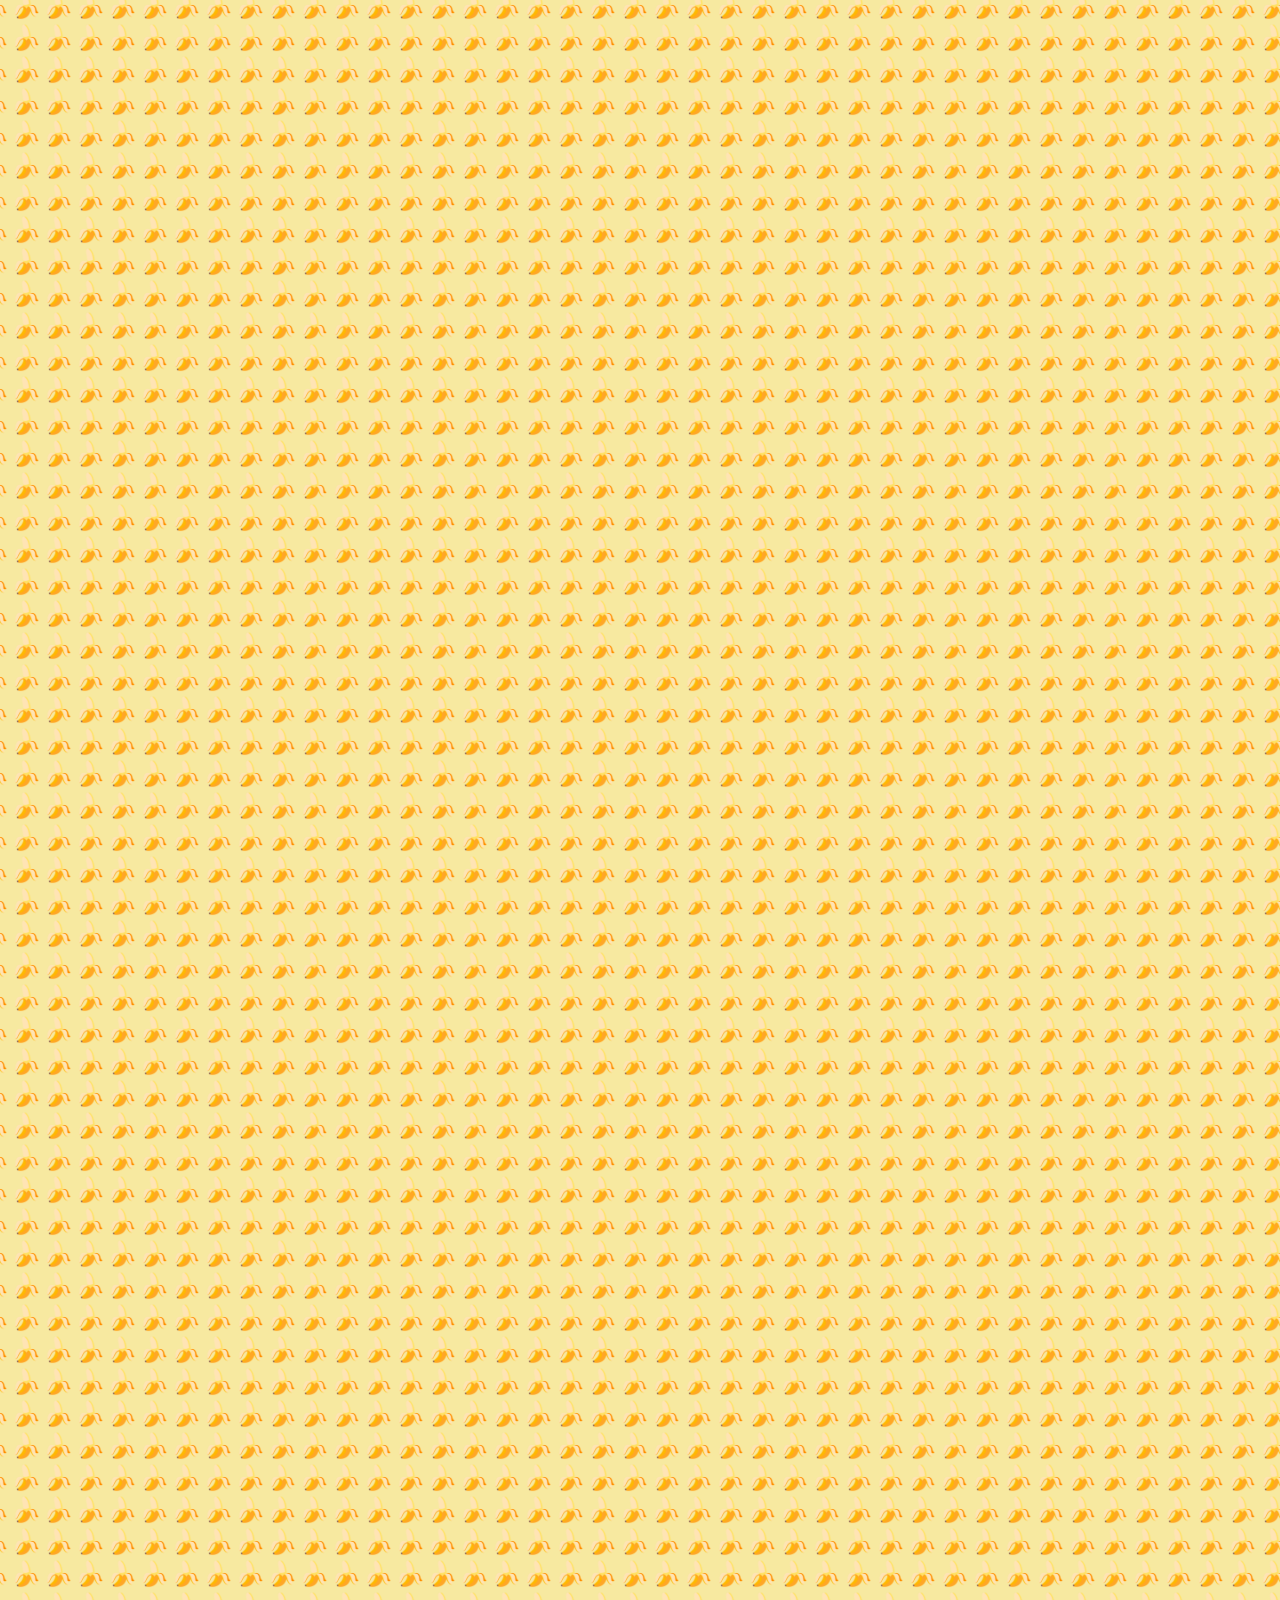
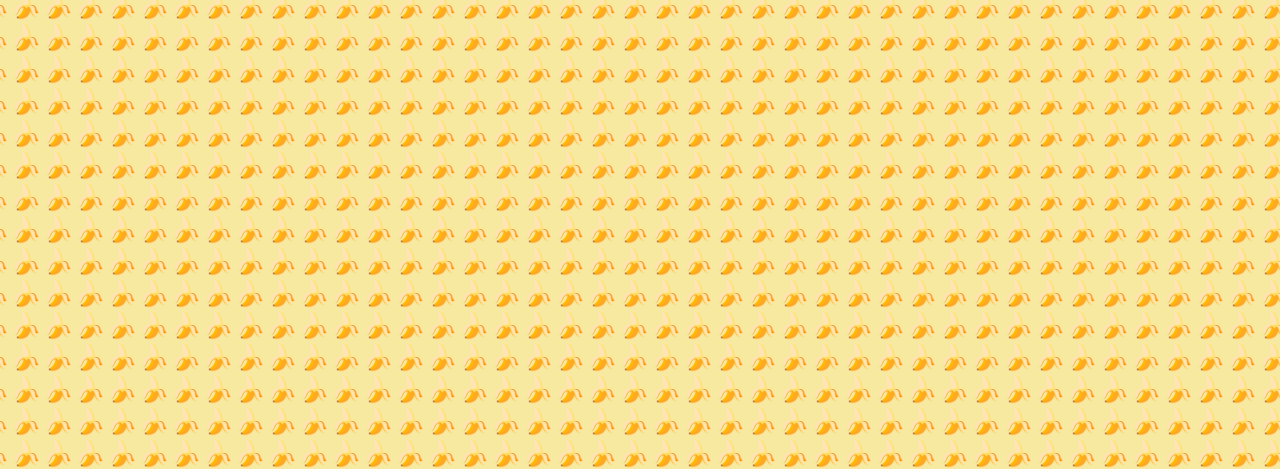
<file: checkana/index.html>
<!DOCTYPE html>
<html lang="en">
<head>
    <meta charset="UTF-8">
    <meta name="viewport" content="width=device-width, initial-scale=1.0">
    <title>Banana Heart Toggle</title>
    <style>
        body {
            background-color: #f7e9a0; /* Light yellow background */
            display: flex;
            justify-content: center;
            align-items: center;
            height: 100vh;
            margin: 20px;
            margin-left: 40px;
            overflow: auto; /* Allows scrolling */
        }
        #grid {
            display: grid;
            grid-template-columns: repeat(100, 30px); /* 100 columns */
            grid-gap: 2px;
            user-select: none; /* Prevents text selection */
        }
        .emoji {
            font-size: 1.5rem; /* Adjust font size for visibility */
            cursor: pointer;
            display: flex;
            justify-content: center;
            align-items: center;
            height: 30px; /* Height for each cell */
            width: 30px; /* Width for each cell */
        }
    </style>
</head>
<body>
    <div id="grid"></div>

    <script>
        const gridSize = 100; // Large grid size
        const grid = document.getElementById('grid');

        // Function to create the grid
        function createGrid(size) {
            grid.innerHTML = ''; // Clear the grid first
            for (let i = 0; i < size * size; i++) {
                const cell = document.createElement('div');
                cell.classList.add('emoji');
                cell.id = 'cell' + i; // Assign unique ID for each cell
                cell.textContent = localStorage.getItem('cell' + i) || '🍌'; // Restore state or default to banana
                cell.onclick = function() {
                    cell.textContent = (cell.textContent === '🍌') ? '👁️' : '🍌';
                    localStorage.setItem('cell' + i, cell.textContent); // Save state to local storage
                };
                grid.appendChild(cell);
            }
        }

        createGrid(gridSize); // Initialize the grid
    </script>
</body>
</html>
</file>
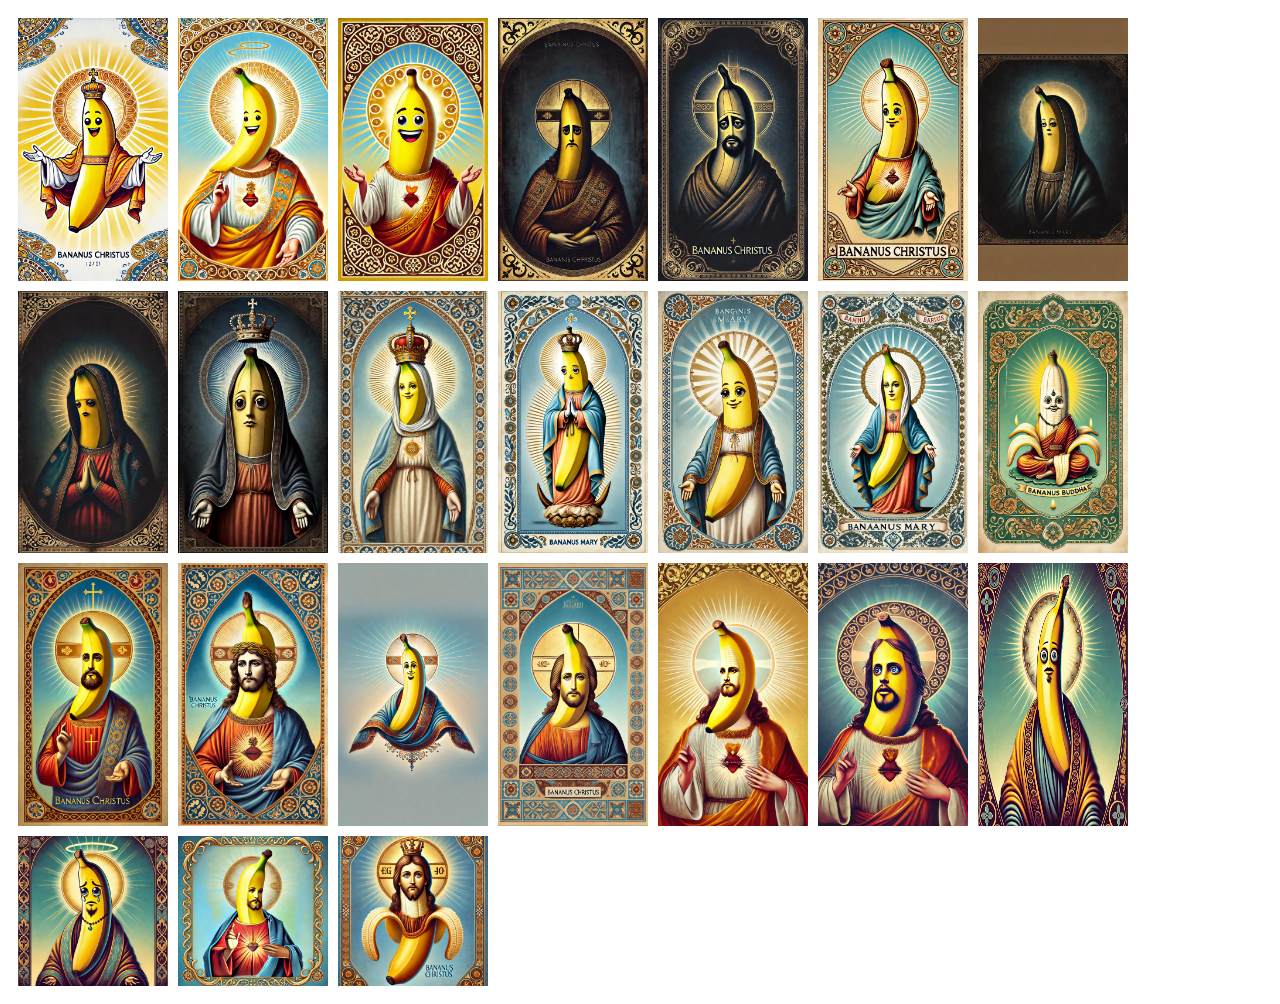
<file: gallery/index.html>
<!DOCTYPE html>
<html lang="en">
<head>
<meta charset="UTF-8">
<meta name="viewport" content="width=device-width, initial-scale=1.0">
<title>Image Gallery</title>
<link rel="stylesheet" href="styles.css">
</head>
<body>

<div class="gallery">
    <!-- JavaScript will insert the images here -->
</div>

<script src="script.js"></script>
</body>
</html>
</file>
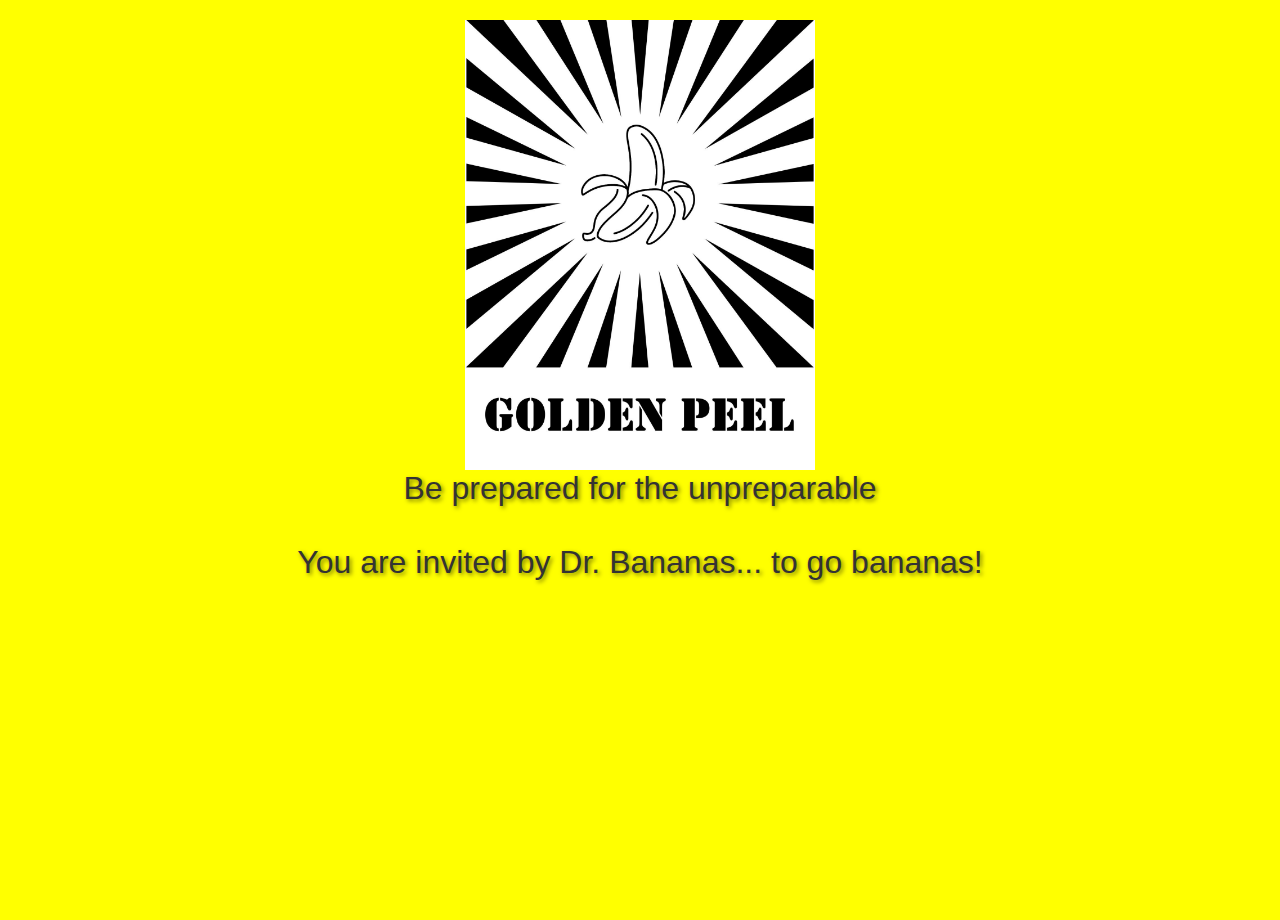
<file: html/index.html>
<!DOCTYPE html>
<html lang="en">
<head>
<meta charset="UTF-8">
<title>Church of the golden peel</title>
<style>
    body {
        background-color: yellow;
        height: 100vh;
        margin: 0;
        overflow: hidden; /* Prevents scrollbars */
        position: relative;
    }
    .banana {
        position: fixed;
        top: -60px; /* Start just above the screen */
        font-size: 3em; /* Size of the falling bananas */
        user-select: none; /* Prevents text selection */
        animation: fall linear;
    }
    @keyframes fall {
        from {
            top: -50px; /* Start just above the screen */
        }
        to {
            top: 100vh; /* End at the bottom of the viewport */
        }
    }
    @keyframes flash {
        0%   { background-color: red; }
        25%  { background-color: blue; }
        50%  { background-color: green; }
        75%  { background-color: orange; }
        100% { background-color: purple; }
    }
    .cool-text {
        position: absolute;
        top: 50%;
        width: 100%;
        text-align: center;
        font-size: 2em;
        font-family: 'Arial', sans-serif;
        color: #333;
        text-shadow: 2px 2px 4px rgba(0,0,0,0.5);
    }
    .flyer {
        width: auto; /* Auto-width to maintain aspect ratio */
        height: 50vh; /* 50% of the viewport height */
        margin: 20px auto; /* Centering the flyer horizontally */
        display: block;
    }
</style>
<script>
    function randomPosition() {
        return Math.floor(Math.random() * (window.innerWidth - 50)) + 'px'; // Random horizontal position
    }

    function createBanana() {
        const banana = document.createElement('div');
        banana.textContent = '🍌';
        banana.classList.add('banana');
        banana.style.left = randomPosition();
        banana.style.animationDuration = (Math.random() * 3 + 2) + 's'; // Random duration between 2s and 5s
        document.body.appendChild(banana);

        // Remove banana after it falls to prevent memory leak
        setTimeout(() => {
            document.body.removeChild(banana);
        }, 5000);
    }

    setInterval(createBanana, 100); // Create a new banana every 100 milliseconds

    function startFlashing() {
        document.body.style.animation = 'flash 5s infinite';
    }

    window.onload = startFlashing;
</script>
</head>
<body>
<div class="cool-text">Be prepared for the unpreparable
    <br />
    <br />
    You are invited by Dr. Bananas... to go bananas!</div>
<img src="flyer1.jpeg" alt="Promotional Flyer" class="flyer">
</body>
</html>
</file>
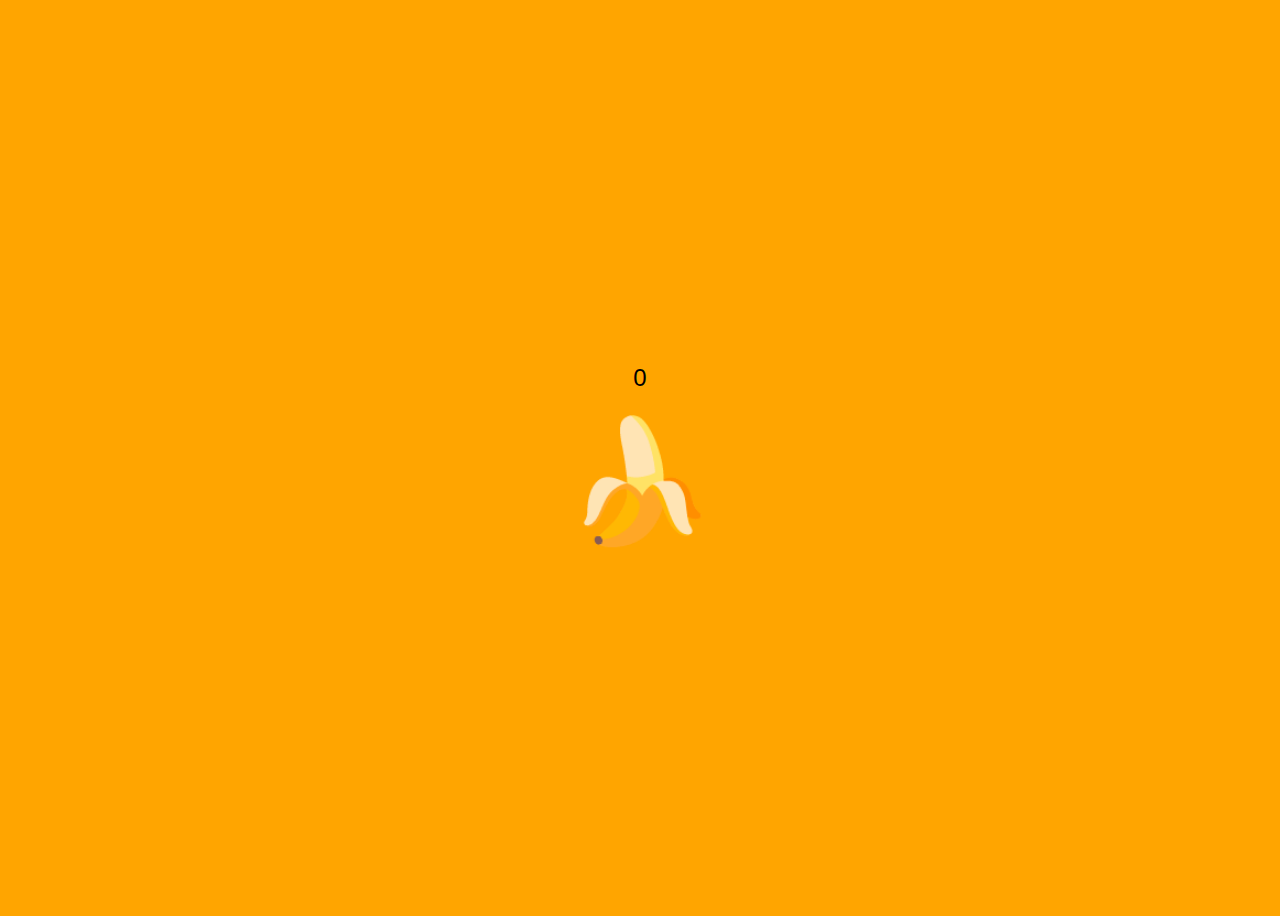
<file: the-ripening/index.html>
<!DOCTYPE html>
<html lang="en">
<head>
    <meta charset="UTF-8">
    <meta name="viewport" content="width=device-width, initial-scale=1.0">
    <title>Banana Clicker</title>
    <link rel="stylesheet" href="styles.css">
</head>
<body>
    <div id="counter">0</div>
    <div id="banana" onclick="incrementCounter()">🍌</div>
    <script src="script.js"></script>
</body>
</html>
</file>
<file: gallery/styles.css>
/* Style the gallery container */
.gallery {
    display: flex;
    flex-wrap: wrap;
    gap: 10px;
    padding: 10px;
}

/* Style each image thumbnail */
.gallery img {
    width: 150px;
    height: auto;
    cursor: pointer;
    transition: transform 0.2s;
}

/* Scale image on hover */
.gallery img:hover {
    transform: scale(1.05);
}

/* Modal (background) */
.modal {
    display: none; /* Hidden by default */
    position: fixed; /* Stay in place */
    z-index: 1; /* Sit on top */
    left: 0;
    top: 0;
    width: 100%; /* Full width */
    height: 100%; /* Full height */
    overflow: auto; /* Enable scroll if needed */
    background-color: rgb(0,0,0); /* Fallback color */
    background-color: rgba(0,0,0,0.9); /* Black w/ opacity */
}

/* Modal Content (image) */
.modal-content {
    margin: auto;
    display: block;
    width: 80%;
    max-width: 700px;
}

/* Caption of Modal Image */
.modal-caption {
    text-align: center;
    color: white;
    padding: 10px 20px;
    height: 150px;
}

/* Close Button */
.close {
    position: absolute;
    top: 15px;
    right: 35px;
    color: white;
    font-size: 40px;
    font-weight: bold;
    cursor: pointer;
}

.close:hover,
.close:focus {
    color: #bbb;
    text-decoration: none;
    cursor: pointer;
}
</file>
<file: the-ripening/styles.css>
body {
    background-color: orange;
    font-family: Arial, sans-serif;
    display: flex;
    justify-content: center;
    align-items: center;
    height: 100vh;
    flex-direction: column;
}

#banana {
    font-size: 120px;
    cursor: pointer;
    transition: color 0.3s;
}

#counter {
    font-size: 24px;
    margin-bottom: 20px;
}

@keyframes wiggle {
    0%, 100% { transform: rotate(-5deg); }
    50% { transform: rotate(5deg); }
}
</file>
